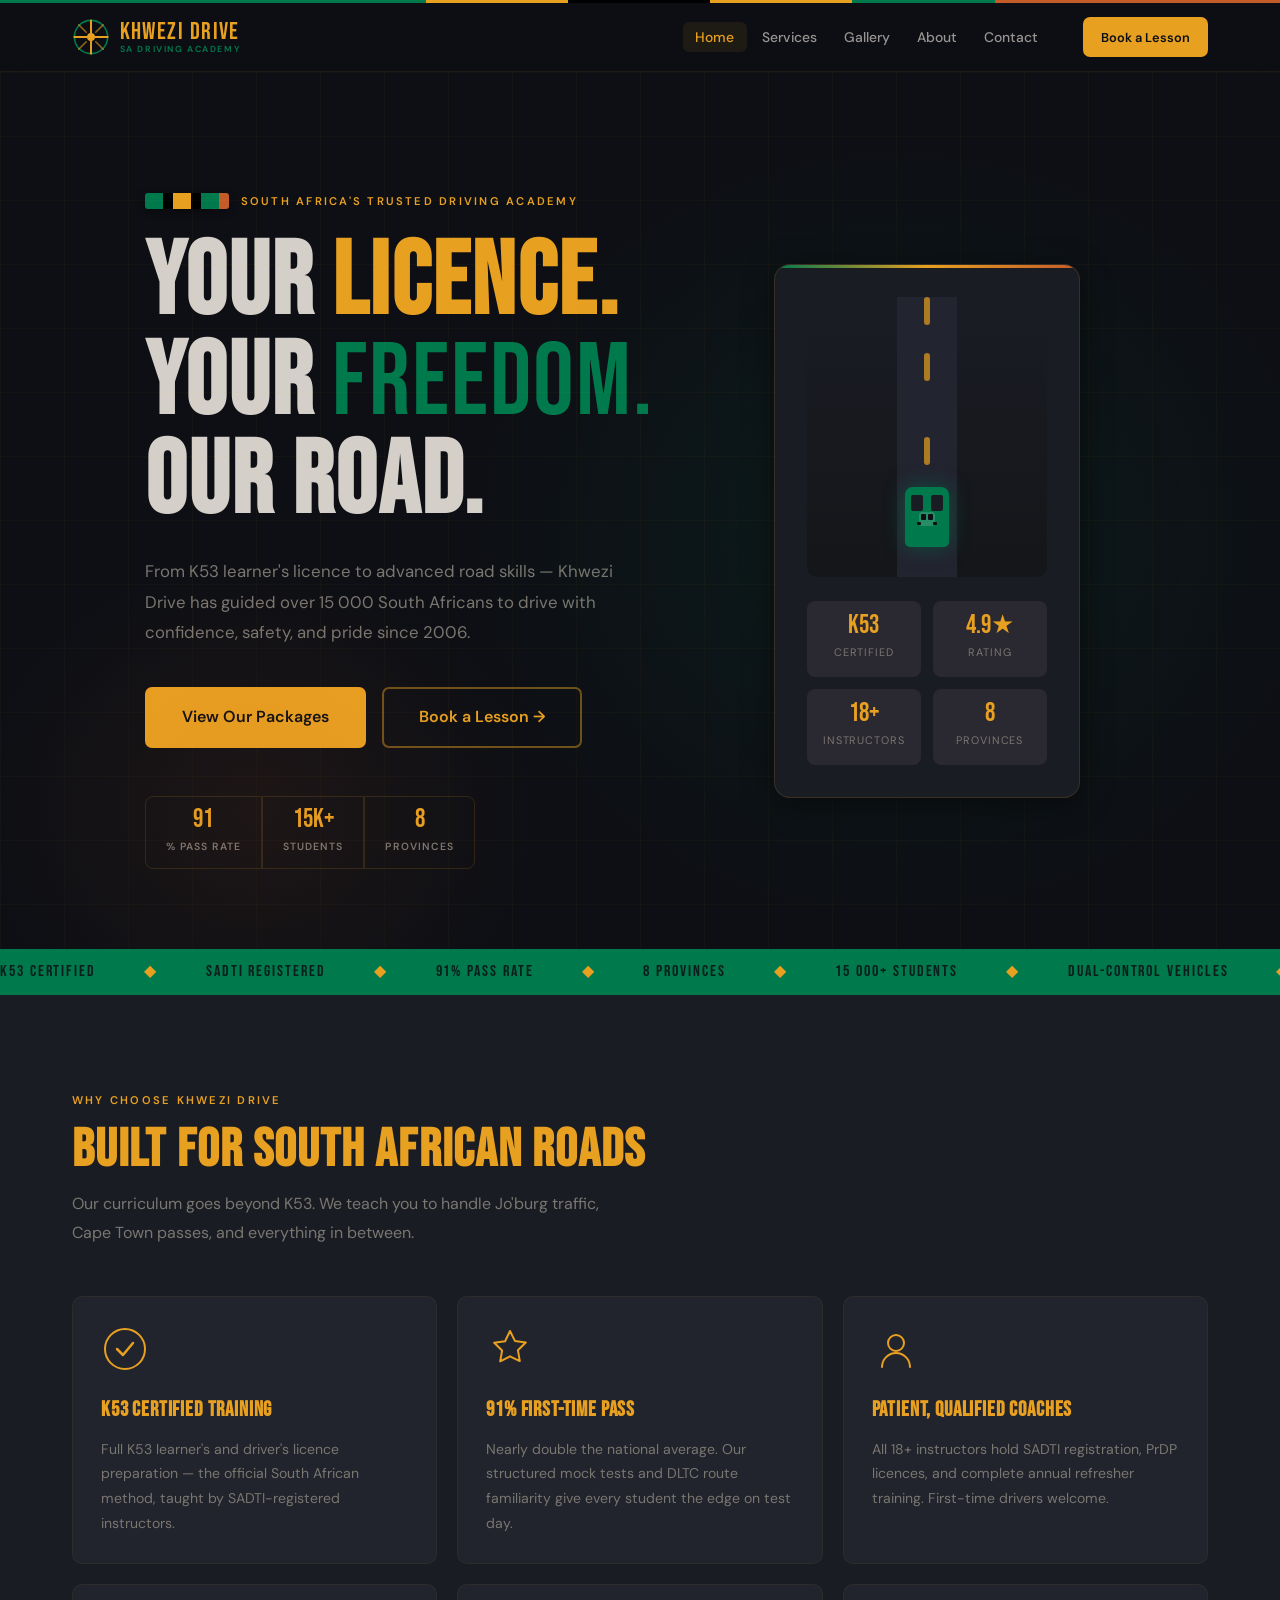
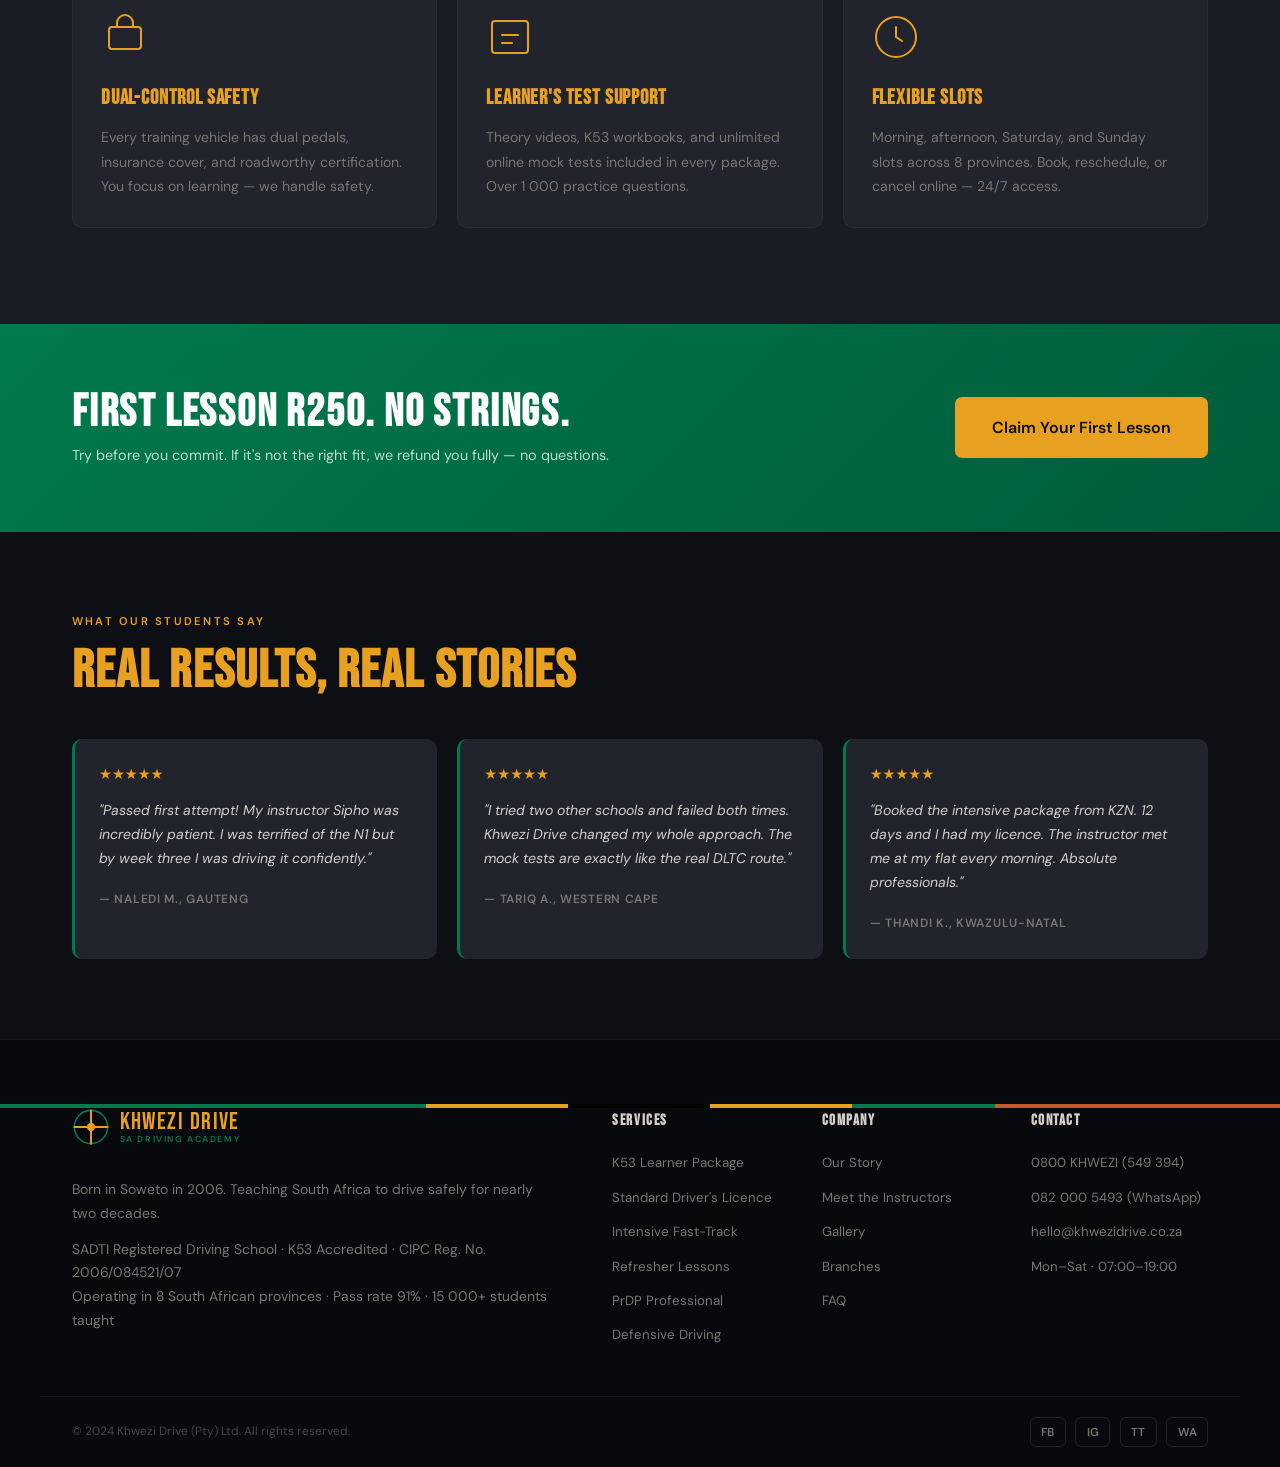
<file: index.html>
<!DOCTYPE html>
<html lang="en">
<head>
<meta charset="UTF-8"/>
<meta name="viewport" content="width=device-width,initial-scale=1.0"/>
<title>Khwezi Drive — SA Driving School</title>
<link rel="preconnect" href="https://fonts.googleapis.com"/>
<link rel="preconnect" href="https://fonts.gstatic.com" crossorigin/>
<link href="https://fonts.googleapis.com/css2?family=Bebas+Neue&family=DM+Sans:ital,wght@0,300;0,400;0,500;0,600;1,400&display=swap" rel="stylesheet"/>
<style>
/* ═══════════════════════════════════════════
   KHWEZI DRIVE — SA Driving School
   No white. Midnight-dark base. SA palette.
═══════════════════════════════════════════ */
*,*::before,*::after{box-sizing:border-box;margin:0;padding:0}
:root{
  --midnight:#0D0F14;
  --charcoal:#1A1C24;
  --card:#21232D;
  --sand:#2A2830;
  --green:#007A4D;
  --green-l:#00a368;
  --gold:#E8A020;
  --gold-d:#c4860f;
  --copper:#C45C2A;
  --text:#D4CFC8;
  --text-dim:#7A7670;
  --radius:10px;
  --shadow:0 6px 32px rgba(0,0,0,.45);
}
html{scroll-behavior:smooth}
body{font-family:'DM Sans',system-ui,sans-serif;background:var(--midnight);color:var(--text);line-height:1.65;overflow-x:hidden}

/* ── reveal animations ── */
.reveal{opacity:0;transform:translateY(30px);transition:opacity .6s ease,transform .6s ease}
.reveal.show{opacity:1;transform:none}
@media(prefers-reduced-motion:reduce){.reveal{opacity:1;transform:none}}

/* ── utility type ── */
.eyebrow{font-size:.7rem;font-weight:600;letter-spacing:.2em;text-transform:uppercase;color:var(--gold);margin-bottom:.75rem;display:block}
h1,h2,.display{font-family:'Bebas Neue',Impact,sans-serif;line-height:1.05;letter-spacing:.02em}
h2{font-size:clamp(2.2rem,5vw,3.4rem);color:var(--gold)}
.section-sub{font-size:1rem;color:var(--text-dim);max-width:560px;line-height:1.8}

/* ── buttons ── */
.btn{display:inline-flex;align-items:center;gap:.5rem;padding:.72rem 1.6rem;border-radius:7px;font-family:'DM Sans',sans-serif;font-size:.9rem;font-weight:600;text-decoration:none;border:2px solid transparent;cursor:pointer;transition:all .22s ease;white-space:nowrap}
.btn-gold{background:var(--gold);color:var(--midnight);border-color:var(--gold)}
.btn-gold:hover{background:var(--gold-d);border-color:var(--gold-d);transform:translateY(-2px);box-shadow:0 8px 28px rgba(232,160,32,.35)}
.btn-green{background:var(--green);color:#fff;border-color:var(--green)}
.btn-green:hover{background:var(--green-l);border-color:var(--green-l);transform:translateY(-2px)}
.btn-outline{background:transparent;color:var(--gold);border-color:rgba(232,160,32,.45)}
.btn-outline:hover{border-color:var(--gold);background:rgba(232,160,32,.08)}
.btn-lg{padding:.95rem 2.2rem;font-size:1rem}
.btn-sm{padding:.45rem 1rem;font-size:.8rem}
.btn-full{width:100%;justify-content:center}

/* ══════════ NAV ══════════ */
.nav{position:fixed;top:0;left:0;right:0;z-index:200;background:rgba(13,15,20,.85);backdrop-filter:blur(14px);border-bottom:1px solid rgba(232,160,32,.08);transition:border-color .3s}
.nav.active{border-bottom-color:rgba(232,160,32,.2)}
/* SA flag stripe */
.nav__stripe{height:3px;background:linear-gradient(90deg,#007A4D 0%,#007A4D 33.3%,#E8A020 33.3%,#E8A020 44.4%,#000 44.4%,#000 55.5%,#E8A020 55.5%,#E8A020 66.6%,#007A4D 66.6%,#007A4D 77.7%,#C45C2A 77.7%,#C45C2A 100%)}
.nav__inner{max-width:1200px;margin:0 auto;padding:.9rem 2rem;display:flex;align-items:center;gap:1.5rem}
.nav__logo{display:flex;align-items:center;gap:.6rem;text-decoration:none}
.nav__logo-mark{width:38px;height:38px;flex-shrink:0}
.nav__logo-text{font-family:'Bebas Neue',sans-serif;font-size:1.5rem;letter-spacing:.06em;color:var(--gold);line-height:1}
.nav__logo-sub{font-size:.55rem;letter-spacing:.18em;text-transform:uppercase;color:var(--green);font-family:'DM Sans',sans-serif;font-weight:600;line-height:1;margin-top:1px}
.nav__links{display:flex;list-style:none;gap:.1rem;margin-left:auto}
.nav__links a{text-decoration:none;color:rgba(212,207,200,.7);font-size:.87rem;font-weight:500;padding:.4rem .8rem;border-radius:6px;transition:color .2s,background .2s;cursor:pointer}
.nav__links a:hover,.nav__links a.active{color:var(--gold);background:rgba(232,160,32,.08)}
.nav__cta{margin-left:.5rem}
.nav__burger{display:none;flex-direction:column;gap:5px;background:none;border:none;cursor:pointer;padding:4px;margin-left:auto}
.nav__burger span{display:block;width:24px;height:2px;background:var(--text);border-radius:2px;transition:all .25s}
.nav__burger.open span:nth-child(1){transform:translateY(7px) rotate(45deg)}
.nav__burger.open span:nth-child(2){opacity:0}
.nav__burger.open span:nth-child(3){transform:translateY(-7px) rotate(-45deg)}

/* mobile menu */
.mob-menu{display:none;position:fixed;inset:0;background:var(--midnight);z-index:190;flex-direction:column;justify-content:center;align-items:center;gap:1.5rem;padding:2rem}
.mob-menu.open{display:flex}
.mob-menu a{font-family:'Bebas Neue',sans-serif;font-size:2.2rem;letter-spacing:.06em;color:var(--text);text-decoration:none;cursor:pointer;transition:color .2s}
.mob-menu a:hover{color:var(--gold)}

/* ══════════ PAGE SYSTEM ══════════ */
.page{display:none;padding-top:72px}
.page.active{display:block}

/* ═══════════════════════════════════
   PAGE 1 — HOME
═══════════════════════════════════ */
/* Hero */
.hero{min-height:100vh;display:flex;flex-direction:column;background:var(--midnight);position:relative;overflow:hidden}
.hero__bg{position:absolute;inset:0;background:
  radial-gradient(ellipse 55% 70% at 70% 50%,rgba(0,122,77,.12) 0%,transparent 60%),
  radial-gradient(ellipse 40% 50% at 20% 80%,rgba(196,92,42,.09) 0%,transparent 55%);
  pointer-events:none}
.hero__grid{position:absolute;inset:0;background-image:linear-gradient(rgba(232,160,32,.03) 1px,transparent 1px),linear-gradient(90deg,rgba(232,160,32,.03) 1px,transparent 1px);background-size:64px 64px;pointer-events:none}

.hero__inner{flex:1;max-width:1200px;margin:0 auto;padding:0 2rem;display:grid;grid-template-columns:1.1fr .9fr;align-items:center;gap:4rem;padding-top:120px;padding-bottom:80px}
.hero__kicker{display:flex;align-items:center;gap:.75rem;margin-bottom:1.5rem}
.hero__flag{display:flex;height:16px;border-radius:3px;overflow:hidden;box-shadow:0 2px 8px rgba(0,0,0,.4)}
.hero__flag span{display:block;width:18px}
.hero__headline{font-family:'Bebas Neue',sans-serif;font-size:clamp(3.5rem,8vw,6.5rem);line-height:.97;color:var(--text);margin-bottom:1.5rem}
.hero__headline em{color:var(--gold);font-style:normal}
.hero__headline strong{color:var(--green);font-weight:400}
.hero__sub{font-size:1.05rem;color:var(--text-dim);max-width:480px;line-height:1.8;margin-bottom:2.5rem}
.hero__actions{display:flex;gap:1rem;flex-wrap:wrap;margin-bottom:3rem}
.hero__trust{display:grid;grid-template-columns:repeat(3,auto);gap:0;width:fit-content}
.trust-pill{padding:.6rem 1.25rem;border:1px solid rgba(232,160,32,.15);text-align:center}
.trust-pill:first-child{border-radius:8px 0 0 8px}
.trust-pill:last-child{border-radius:0 8px 8px 0}
.trust-pill__num{font-family:'Bebas Neue',sans-serif;font-size:1.6rem;color:var(--gold);line-height:1;display:block}
.trust-pill__label{font-size:.65rem;color:var(--text-dim);text-transform:uppercase;letter-spacing:.1em;font-weight:600}

/* Hero visual */
.hero__visual{position:relative;display:flex;justify-content:center;align-items:center}
.hero__road-card{background:var(--charcoal);border:1px solid rgba(232,160,32,.15);border-radius:16px;padding:2rem;position:relative;overflow:hidden;box-shadow:var(--shadow)}
.hero__road-card::before{content:'';position:absolute;top:0;left:0;right:0;height:3px;background:linear-gradient(90deg,var(--green),var(--gold),var(--copper))}
.road-preview{width:240px;height:280px;background:linear-gradient(180deg,#1a1c24 0%,#141619 100%);border-radius:10px;position:relative;overflow:hidden;margin:0 auto 1.5rem}
.road-preview__lane{position:absolute;top:0;bottom:0;left:50%;transform:translateX(-50%);width:60px;background:#222430}
.road-preview__dash{position:absolute;left:50%;transform:translateX(-50%);width:6px;height:28px;background:var(--gold);border-radius:3px;opacity:.7;animation:dashScroll 1.2s linear infinite}
.road-preview__dash:nth-child(2){top:20%;animation-delay:-.4s}
.road-preview__dash:nth-child(3){top:50%;animation-delay:-.8s}
.road-preview__dash:nth-child(4){top:75%;animation-delay:-1.2s}
.road-preview__car{position:absolute;bottom:30px;left:50%;transform:translateX(-50%);width:44px;height:60px;background:var(--green);border-radius:8px 8px 5px 5px;display:flex;align-items:center;justify-content:center;box-shadow:0 0 20px rgba(0,122,77,.5)}
.road-preview__car::before,.road-preview__car::after{content:'';position:absolute;width:12px;height:16px;background:var(--charcoal);border-radius:2px}
.road-preview__car::before{top:8px;left:6px}
.road-preview__car::after{top:8px;right:6px}
@keyframes dashScroll{from{top:-10%}to{top:110%}}
.hero__card-stats{display:grid;grid-template-columns:1fr 1fr;gap:.75rem}
.hcs{background:var(--sand);border-radius:8px;padding:.75rem;text-align:center}
.hcs__val{font-family:'Bebas Neue',sans-serif;font-size:1.6rem;color:var(--gold);line-height:1;display:block}
.hcs__label{font-size:.68rem;color:var(--text-dim);text-transform:uppercase;letter-spacing:.08em}

/* Marquee */
.marquee-wrap{background:var(--green);padding:.6rem 0;overflow:hidden;position:relative}
.marquee-track{display:flex;gap:3rem;animation:marquee 22s linear infinite;white-space:nowrap;width:max-content}
.marquee-item{font-family:'Bebas Neue',sans-serif;font-size:1rem;letter-spacing:.12em;color:var(--midnight);opacity:.85}
.marquee-dot{color:var(--gold);opacity:1}
@keyframes marquee{from{transform:translateX(0)}to{transform:translateX(-50%)}}

/* Home sections */
.home-why{padding:6rem 0;background:var(--charcoal)}
.home-why__inner{max-width:1200px;margin:0 auto;padding:0 2rem}
.home-why__header{margin-bottom:3rem}
.why-grid{display:grid;grid-template-columns:repeat(3,1fr);gap:1.25rem}
.why-card{background:var(--card);border-radius:var(--radius);padding:1.75rem;border:1px solid rgba(232,160,32,.06);transition:border-color .25s,transform .25s}
.why-card:hover{border-color:rgba(232,160,32,.28);transform:translateY(-4px)}
.why-card__icon{width:48px;height:48px;margin-bottom:1.25rem;color:var(--gold)}
.why-card h3{font-family:'Bebas Neue',sans-serif;font-size:1.3rem;letter-spacing:.04em;color:var(--gold);margin-bottom:.6rem}
.why-card p{font-size:.88rem;color:var(--text-dim);line-height:1.75}

/* Promo strip */
.promo-strip{background:linear-gradient(135deg,var(--green) 0%,#005c3a 100%);padding:4rem 0}
.promo-strip__inner{max-width:1200px;margin:0 auto;padding:0 2rem;display:flex;align-items:center;justify-content:space-between;gap:2rem;flex-wrap:wrap}
.promo-strip h2{font-family:'Bebas Neue',sans-serif;font-size:clamp(1.8rem,4vw,2.8rem);color:#fff;letter-spacing:.04em;line-height:1.1}
.promo-strip p{font-size:.9rem;color:rgba(255,255,255,.75);margin-top:.4rem}

/* Testimonials on home */
.home-reviews{padding:5rem 0;background:var(--midnight)}
.home-reviews__inner{max-width:1200px;margin:0 auto;padding:0 2rem}
.home-reviews__header{margin-bottom:2.5rem}
.reviews-strip{display:grid;grid-template-columns:repeat(3,1fr);gap:1.25rem}
.review-card{background:var(--card);border-radius:var(--radius);padding:1.5rem;border-left:3px solid var(--green)}
.review-card__stars{color:var(--gold);font-size:.9rem;margin-bottom:.75rem}
.review-card blockquote{font-style:italic;font-size:.88rem;color:var(--text);line-height:1.7;margin-bottom:.9rem}
.review-card cite{font-size:.75rem;color:var(--text-dim);font-style:normal;font-weight:600;text-transform:uppercase;letter-spacing:.06em}

/* ═══════════════════════════════════
   PAGE 2 — SERVICES
═══════════════════════════════════ */
.page-hero{padding:6rem 2rem 4rem;text-align:center;max-width:800px;margin:0 auto}
.page-hero h1{font-family:'Bebas Neue',sans-serif;font-size:clamp(3rem,7vw,5.5rem);color:var(--gold);margin-bottom:1rem}
.page-hero p{color:var(--text-dim);font-size:1rem;line-height:1.8}

.services-page{background:var(--charcoal)}
.services-grid{max-width:1200px;margin:0 auto;padding:0 2rem 6rem;display:grid;grid-template-columns:repeat(3,1fr);gap:1.5rem}
.svc-card{background:var(--card);border-radius:var(--radius);overflow:hidden;border:1px solid rgba(255,255,255,.05);transition:border-color .25s,transform .25s,box-shadow .25s}
.svc-card:hover{border-color:rgba(232,160,32,.3);transform:translateY(-5px);box-shadow:0 16px 40px rgba(0,0,0,.4)}
.svc-card--featured{border-color:var(--gold);border-width:2px}
.svc-card__top{height:130px;display:flex;align-items:center;justify-content:center;position:relative;overflow:hidden}
.svc-card__top svg{width:72px;height:72px;opacity:.9}
.svc-card__badge{position:absolute;top:.75rem;right:.75rem;background:var(--gold);color:var(--midnight);font-size:.65rem;font-weight:700;letter-spacing:.08em;text-transform:uppercase;padding:.25rem .65rem;border-radius:20px}
.svc-card__body{padding:1.5rem}
.svc-card__body h3{font-family:'Bebas Neue',sans-serif;font-size:1.4rem;letter-spacing:.04em;color:var(--gold);margin-bottom:.6rem}
.svc-card__body p{font-size:.87rem;color:var(--text-dim);line-height:1.75;margin-bottom:1.25rem}
.svc-card__features{list-style:none;margin-bottom:1.5rem}
.svc-card__features li{font-size:.83rem;color:var(--text);padding:.38rem 0;border-bottom:1px solid rgba(255,255,255,.05);display:flex;align-items:center;gap:.5rem}
.svc-card__features li::before{content:'›';color:var(--green);font-size:1.1rem;font-weight:700;flex-shrink:0}
.svc-card__price{display:flex;align-items:flex-end;gap:.3rem;margin-bottom:1rem}
.svc-card__price .amount{font-family:'Bebas Neue',sans-serif;font-size:2.2rem;color:var(--gold);line-height:1}
.svc-card__price .period{font-size:.78rem;color:var(--text-dim);padding-bottom:.3rem}

/* Services extras */
.svc-extras{background:var(--midnight);padding:4rem 2rem}
.svc-extras__inner{max-width:1200px;margin:0 auto}
.svc-extras h2{font-family:'Bebas Neue',sans-serif;font-size:2rem;color:var(--gold);margin-bottom:2rem;letter-spacing:.04em}
.svc-extras-grid{display:grid;grid-template-columns:repeat(4,1fr);gap:1rem}
.extra-card{background:var(--card);border-radius:var(--radius);padding:1.25rem;border:1px solid rgba(0,122,77,.2);text-align:center}
.extra-card__icon{font-size:2rem;margin-bottom:.75rem}
.extra-card h4{font-family:'Bebas Neue',sans-serif;font-size:1.1rem;color:var(--green-l);letter-spacing:.04em;margin-bottom:.4rem}
.extra-card p{font-size:.8rem;color:var(--text-dim);line-height:1.6}

/* How to book strip */
.book-steps{background:var(--charcoal);padding:5rem 2rem}
.book-steps__inner{max-width:1000px;margin:0 auto}
.book-steps h2{font-family:'Bebas Neue',sans-serif;font-size:2.2rem;color:var(--gold);margin-bottom:2.5rem;letter-spacing:.04em}
.step-row{display:flex;align-items:flex-start;gap:2rem;margin-bottom:1.5rem}
.step-num{width:50px;height:50px;border-radius:50%;background:var(--green);color:#fff;font-family:'Bebas Neue',sans-serif;font-size:1.5rem;display:flex;align-items:center;justify-content:center;flex-shrink:0}
.step-content h4{font-family:'Bebas Neue',sans-serif;font-size:1.1rem;color:var(--text);letter-spacing:.04em;margin-bottom:.3rem}
.step-content p{font-size:.87rem;color:var(--text-dim);line-height:1.7}

/* ═══════════════════════════════════
   PAGE 3 — GALLERY
═══════════════════════════════════ */
.gallery-page{background:var(--charcoal)}
.gallery-filters{max-width:1200px;margin:0 auto;padding:0 2rem 2rem;display:flex;gap:.75rem;flex-wrap:wrap}
.filter-btn{background:var(--card);border:1px solid rgba(232,160,32,.15);border-radius:6px;color:var(--text);font-family:'DM Sans',sans-serif;font-size:.82rem;font-weight:600;padding:.45rem 1rem;cursor:pointer;transition:all .2s}
.filter-btn.active,.filter-btn:hover{background:var(--gold);color:var(--midnight);border-color:var(--gold)}
.gallery-grid{max-width:1200px;margin:0 auto;padding:0 2rem 6rem;display:grid;grid-template-columns:repeat(3,1fr);gap:1rem}
.gal-item{border-radius:var(--radius);overflow:hidden;aspect-ratio:4/3;position:relative;cursor:pointer;background:var(--card)}
.gal-item:nth-child(4n+1):first-child,.gal-item.wide{grid-column:span 2}
.gal-thumb{width:100%;height:100%;display:flex;align-items:center;justify-content:center;flex-direction:column;gap:1rem;transition:transform .35s}
.gal-item:hover .gal-thumb{transform:scale(1.04)}
.gal-item__overlay{position:absolute;inset:0;background:linear-gradient(180deg,transparent 30%,rgba(13,15,20,.85) 100%);opacity:0;transition:opacity .3s}
.gal-item:hover .gal-item__overlay{opacity:1}
.gal-item__label{position:absolute;bottom:0;left:0;right:0;padding:1rem;transform:translateY(8px);opacity:0;transition:all .3s}
.gal-item:hover .gal-item__label{transform:none;opacity:1}
.gal-item__label h4{font-family:'Bebas Neue',sans-serif;font-size:1rem;color:var(--gold);letter-spacing:.06em}
.gal-item__label p{font-size:.75rem;color:rgba(212,207,200,.7)}
.gal-icon{font-size:3rem;opacity:.25}
.gal-txt{font-size:.75rem;color:var(--text-dim);text-transform:uppercase;letter-spacing:.1em;font-weight:600}

/* Lightbox */
.lightbox{display:none;position:fixed;inset:0;background:rgba(0,0,0,.92);z-index:500;align-items:center;justify-content:center;padding:2rem}
.lightbox.open{display:flex}
.lightbox__content{max-width:700px;width:100%;background:var(--card);border-radius:14px;overflow:hidden;border:1px solid rgba(232,160,32,.2)}
.lightbox__img{height:360px;display:flex;align-items:center;justify-content:center;font-size:5rem}
.lightbox__info{padding:1.5rem}
.lightbox__info h3{font-family:'Bebas Neue',sans-serif;font-size:1.4rem;color:var(--gold);letter-spacing:.04em;margin-bottom:.4rem}
.lightbox__info p{font-size:.87rem;color:var(--text-dim);line-height:1.7}
.lightbox__close{position:absolute;top:1.5rem;right:1.5rem;background:var(--card);border:1px solid rgba(232,160,32,.25);color:var(--gold);border-radius:50%;width:40px;height:40px;font-size:1.2rem;cursor:pointer;display:flex;align-items:center;justify-content:center}

/* Gallery stats bar */
.gal-stats{background:var(--green);padding:2.5rem 2rem;display:grid;grid-template-columns:repeat(4,1fr);gap:2rem;text-align:center}
.gal-stat span:first-child{font-family:'Bebas Neue',sans-serif;font-size:2.4rem;color:var(--midnight);display:block;line-height:1}
.gal-stat span:last-child{font-size:.72rem;font-weight:700;letter-spacing:.12em;text-transform:uppercase;color:rgba(13,15,20,.65)}

/* ═══════════════════════════════════
   PAGE 4 — ABOUT
═══════════════════════════════════ */
.about-page{background:var(--midnight)}
.about-hero{max-width:1200px;margin:0 auto;padding:0 2rem 5rem;display:grid;grid-template-columns:1fr 1fr;gap:5rem;align-items:center}
.about-hero__text h1{font-family:'Bebas Neue',sans-serif;font-size:clamp(3rem,6vw,5rem);color:var(--gold);margin-bottom:1.25rem;letter-spacing:.04em;line-height:1}
.about-hero__text p{font-size:.97rem;color:var(--text-dim);line-height:1.85;margin-bottom:1rem}
.about-hero__text p strong{color:var(--text)}
.about-visual{background:var(--charcoal);border-radius:16px;padding:2.5rem;border:1px solid rgba(232,160,32,.12)}
.about-visual__flag{display:flex;border-radius:8px;overflow:hidden;height:10px;margin-bottom:2rem}
.about-visual__flag span{flex:1}
.timeline{display:flex;flex-direction:column;gap:1.25rem}
.tl-item{display:flex;gap:1.25rem;align-items:flex-start}
.tl-year{font-family:'Bebas Neue',sans-serif;font-size:1.2rem;color:var(--gold);min-width:52px;letter-spacing:.04em}
.tl-bar{width:3px;background:linear-gradient(to bottom,var(--green),var(--gold));border-radius:2px;align-self:stretch;flex-shrink:0;margin-top:3px}
.tl-content h4{font-size:.88rem;font-weight:600;color:var(--text);margin-bottom:.15rem}
.tl-content p{font-size:.8rem;color:var(--text-dim);line-height:1.6}

/* Values */
.about-values{background:var(--charcoal);padding:5rem 0}
.about-values__inner{max-width:1200px;margin:0 auto;padding:0 2rem}
.about-values h2{font-family:'Bebas Neue',sans-serif;font-size:2.5rem;color:var(--gold);letter-spacing:.04em;margin-bottom:2.5rem}
.values-grid{display:grid;grid-template-columns:repeat(4,1fr);gap:1.25rem}
.val-card{background:var(--card);border-radius:var(--radius);padding:1.5rem;border-top:3px solid var(--green)}
.val-card h3{font-family:'Bebas Neue',sans-serif;font-size:1.2rem;color:var(--green-l);letter-spacing:.04em;margin-bottom:.5rem}
.val-card p{font-size:.83rem;color:var(--text-dim);line-height:1.7}

/* Instructors */
.about-team{background:var(--midnight);padding:5rem 0}
.about-team__inner{max-width:1200px;margin:0 auto;padding:0 2rem}
.about-team h2{font-family:'Bebas Neue',sans-serif;font-size:2.5rem;color:var(--gold);letter-spacing:.04em;margin-bottom:2.5rem}
.team-grid{display:grid;grid-template-columns:repeat(4,1fr);gap:1.25rem}
.team-card{background:var(--charcoal);border-radius:var(--radius);overflow:hidden;border:1px solid rgba(255,255,255,.05);transition:border-color .25s,transform .25s}
.team-card:hover{border-color:rgba(232,160,32,.3);transform:translateY(-4px)}
.team-card__avi{height:120px;display:flex;align-items:center;justify-content:center}
.team-card__avi span{font-family:'Bebas Neue',sans-serif;font-size:2.6rem;color:rgba(255,255,255,.85)}
.team-card__body{padding:1rem}
.team-card__body h4{font-family:'Bebas Neue',sans-serif;font-size:1.1rem;color:var(--text);letter-spacing:.04em;margin-bottom:.2rem}
.team-card__grade{font-size:.68rem;color:var(--gold);font-weight:600;text-transform:uppercase;letter-spacing:.08em;margin-bottom:.5rem;display:block}
.team-card__body p{font-size:.78rem;color:var(--text-dim);line-height:1.6}

/* SA Map mention */
.about-coverage{background:var(--green);padding:4rem 2rem}
.about-coverage__inner{max-width:900px;margin:0 auto;text-align:center}
.about-coverage h2{font-family:'Bebas Neue',sans-serif;font-size:2.5rem;color:var(--midnight);letter-spacing:.04em;margin-bottom:1rem}
.about-coverage p{color:rgba(13,15,20,.75);margin-bottom:2rem}
.coverage-cities{display:flex;gap:1rem;justify-content:center;flex-wrap:wrap}
.city-pill{background:rgba(13,15,20,.15);color:var(--midnight);padding:.45rem 1.1rem;border-radius:30px;font-size:.82rem;font-weight:600}

/* Accreditations */
.about-accred{background:var(--charcoal);padding:4rem 2rem}
.about-accred__inner{max-width:1000px;margin:0 auto;text-align:center}
.about-accred h3{font-family:'Bebas Neue',sans-serif;font-size:1.6rem;color:var(--gold);letter-spacing:.06em;margin-bottom:2rem}
.accred-list{display:flex;gap:2rem;justify-content:center;flex-wrap:wrap}
.accred-badge{background:var(--card);border-radius:10px;padding:1rem 1.75rem;font-size:.82rem;font-weight:600;color:var(--text-dim);border:1px solid rgba(0,122,77,.25)}

/* ═══════════════════════════════════
   PAGE 5 — CONTACT
═══════════════════════════════════ */
.contact-page{background:var(--midnight)}
.contact-inner{max-width:1200px;margin:0 auto;padding:0 2rem 6rem;display:grid;grid-template-columns:1fr 1fr;gap:5rem;align-items:start}
.contact-info h2{font-family:'Bebas Neue',sans-serif;font-size:clamp(2.5rem,5vw,4rem);color:var(--gold);letter-spacing:.04em;margin-bottom:1.25rem;line-height:1}
.contact-info p{font-size:.95rem;color:var(--text-dim);line-height:1.8;margin-bottom:2rem}
.contact-details{list-style:none;display:flex;flex-direction:column;gap:1.1rem;margin-bottom:2.5rem}
.contact-details li{display:flex;align-items:center;gap:.9rem;font-size:.92rem;color:var(--text);font-weight:500}
.contact-details li svg{color:var(--green);flex-shrink:0}
.contact-socials{display:flex;gap:.75rem;flex-wrap:wrap}
.social-btn{background:var(--card);border:1px solid rgba(232,160,32,.15);border-radius:8px;padding:.6rem 1.25rem;color:var(--text-dim);font-size:.82rem;font-weight:600;text-decoration:none;transition:all .2s}
.social-btn:hover{border-color:var(--gold);color:var(--gold)}

/* Map placeholder */
.contact-map{background:var(--charcoal);border-radius:var(--radius);height:200px;margin-bottom:2rem;display:flex;align-items:center;justify-content:center;border:1px solid rgba(0,122,77,.2);position:relative;overflow:hidden}
.contact-map::before{content:'';position:absolute;inset:0;background:radial-gradient(circle at 50% 50%,rgba(0,122,77,.15) 0%,transparent 65%)}
.contact-map span{font-size:3rem;position:relative}
.contact-map p{position:absolute;bottom:1rem;font-size:.72rem;color:var(--text-dim);letter-spacing:.08em;text-transform:uppercase}

/* Branches */
.branches{margin-bottom:2.5rem}
.branches h3{font-family:'Bebas Neue',sans-serif;font-size:1.4rem;color:var(--gold);letter-spacing:.04em;margin-bottom:1rem}
.branch-list{display:flex;flex-direction:column;gap:.6rem}
.branch-item{background:var(--card);border-radius:8px;padding:.9rem 1rem;display:flex;align-items:center;gap:.75rem;border:1px solid rgba(255,255,255,.05)}
.branch-item__dot{width:10px;height:10px;border-radius:50%;background:var(--green);flex-shrink:0}
.branch-item__name{font-weight:600;font-size:.88rem;color:var(--text)}
.branch-item__addr{font-size:.78rem;color:var(--text-dim)}

/* Form */
.contact-form{background:var(--charcoal);border-radius:14px;padding:2.25rem;border:1px solid rgba(232,160,32,.1)}
.contact-form h3{font-family:'Bebas Neue',sans-serif;font-size:1.8rem;color:var(--gold);letter-spacing:.04em;margin-bottom:.4rem}
.contact-form .sub{font-size:.83rem;color:var(--text-dim);margin-bottom:1.75rem}
.form-row{display:grid;grid-template-columns:1fr 1fr;gap:1rem}
.fg{display:flex;flex-direction:column;gap:.4rem;margin-bottom:1rem}
.fg label{font-size:.75rem;font-weight:600;color:var(--text-dim);letter-spacing:.06em;text-transform:uppercase}
.fg input,.fg select,.fg textarea{background:var(--sand);border:1px solid rgba(255,255,255,.08);border-radius:7px;padding:.72rem 1rem;color:var(--text);font-family:'DM Sans',sans-serif;font-size:.9rem;outline:none;transition:border-color .2s;width:100%}
.fg input::placeholder,.fg textarea::placeholder{color:rgba(212,207,200,.28)}
.fg input:focus,.fg select:focus,.fg textarea:focus{border-color:var(--gold)}
.fg select option{background:var(--charcoal)}
.form-note{font-size:.72rem;color:var(--text-dim);margin-top:.5rem;text-align:center}
.form-success{display:none;align-items:center;gap:.75rem;background:rgba(0,122,77,.15);border:1px solid rgba(0,122,77,.4);border-radius:8px;padding:1rem 1.25rem;color:var(--green-l);font-weight:600;font-size:.9rem;margin-top:1rem}
.form-success.show{display:flex}

/* FAQ */
.contact-faq{background:var(--charcoal);padding:5rem 2rem}
.contact-faq__inner{max-width:800px;margin:0 auto}
.contact-faq h2{font-family:'Bebas Neue',sans-serif;font-size:2.2rem;color:var(--gold);letter-spacing:.04em;margin-bottom:2rem}
.faq-item{border:1px solid rgba(232,160,32,.1);border-radius:var(--radius);margin-bottom:.75rem;overflow:hidden;transition:border-color .2s}
.faq-item[open]{border-color:var(--gold)}
.faq-item summary{padding:1.1rem 1.4rem;font-weight:600;font-size:.93rem;color:var(--text);cursor:pointer;list-style:none;display:flex;justify-content:space-between;align-items:center;gap:1rem;user-select:none}
.faq-item summary::-webkit-details-marker{display:none}
.faq-item summary::after{content:'+';font-size:1.2rem;color:var(--gold);flex-shrink:0;transition:transform .25s}
.faq-item[open] summary::after{transform:rotate(45deg)}
.faq-item p{padding:0 1.4rem 1.1rem;font-size:.87rem;color:var(--text-dim);line-height:1.75}

/* ══════════ FOOTER ══════════ */
.footer{background:#07090C;border-top:1px solid rgba(232,160,32,.08);padding-top:4rem}
.footer__inner{max-width:1200px;margin:0 auto;padding:0 2rem 3rem;display:grid;grid-template-columns:1.6fr 2fr;gap:4rem}
.footer__brand .nav__logo{margin-bottom:1rem}
.footer__brand p{font-size:.87rem;color:var(--text-dim);line-height:1.7;margin-bottom:.75rem}
.footer__legal{font-size:.68rem;color:rgba(212,207,200,.25);line-height:1.6}
.footer__cols{display:grid;grid-template-columns:repeat(3,1fr);gap:2rem}
.footer__col h4{font-family:'Bebas Neue',sans-serif;font-size:.95rem;letter-spacing:.1em;color:var(--text);margin-bottom:1rem}
.footer__col ul{list-style:none;display:flex;flex-direction:column;gap:.5rem}
.footer__col a{text-decoration:none;font-size:.83rem;color:var(--text-dim);transition:color .2s;cursor:pointer}
.footer__col a:hover{color:var(--gold)}
.footer__stripe{height:4px;background:linear-gradient(90deg,#007A4D 0%,#007A4D 33.3%,#E8A020 33.3%,#E8A020 44.4%,#000 44.4%,#000 55.5%,#E8A020 55.5%,#E8A020 66.6%,#007A4D 66.6%,#007A4D 77.7%,#C45C2A 77.7%,#C45C2A 100%)}
.footer__bottom{max-width:1200px;margin:0 auto;padding:1.25rem 2rem;display:flex;justify-content:space-between;align-items:center;border-top:1px solid rgba(255,255,255,.05)}
.footer__bottom p{font-size:.75rem;color:rgba(212,207,200,.3)}
.footer__social{display:flex;gap:.6rem}
.footer__social a{text-decoration:none;font-size:.72rem;font-weight:600;color:var(--text-dim);border:1px solid rgba(255,255,255,.1);padding:.3rem .65rem;border-radius:6px;transition:all .2s;cursor:pointer}
.footer__social a:hover{color:var(--gold);border-color:var(--gold)}

/* ══════════ RESPONSIVE ══════════ */
@media(max-width:1024px){
  .why-grid{grid-template-columns:repeat(2,1fr)}
  .services-grid{grid-template-columns:1fr 1fr}
  .gallery-grid{grid-template-columns:repeat(2,1fr)}
  .gal-item.wide{grid-column:span 2}
  .values-grid{grid-template-columns:repeat(2,1fr)}
  .team-grid{grid-template-columns:repeat(2,1fr)}
  .svc-extras-grid{grid-template-columns:repeat(2,1fr)}
  .gal-stats{grid-template-columns:repeat(2,1fr)}
  .about-hero{grid-template-columns:1fr;gap:3rem}
  .footer__inner{grid-template-columns:1fr;gap:2rem}
}
@media(max-width:768px){
  .nav__links,.nav__cta{display:none}
  .nav__burger{display:flex}
  .hero__inner{grid-template-columns:1fr;padding-top:100px;gap:3rem;text-align:center}
  .hero__actions{justify-content:center}
  .hero__trust{margin:0 auto}
  .hero__visual{display:none}
  .why-grid{grid-template-columns:1fr}
  .reviews-strip{grid-template-columns:1fr}
  .services-grid{grid-template-columns:1fr}
  .gallery-grid{grid-template-columns:1fr}
  .gal-item.wide{grid-column:span 1}
  .values-grid{grid-template-columns:1fr 1fr}
  .team-grid{grid-template-columns:1fr 1fr}
  .svc-extras-grid{grid-template-columns:1fr 1fr}
  .gal-stats{grid-template-columns:1fr 1fr}
  .contact-inner{grid-template-columns:1fr;gap:3rem}
  .form-row{grid-template-columns:1fr}
  .footer__cols{grid-template-columns:1fr 1fr}
  .footer__bottom{flex-direction:column;gap:.75rem;text-align:center}
  .promo-strip__inner{flex-direction:column;text-align:center}
  .coverage-cities{gap:.5rem}
}
@media(max-width:480px){
  .values-grid{grid-template-columns:1fr}
  .team-grid{grid-template-columns:1fr}
  .gal-stats{grid-template-columns:1fr 1fr}
  .footer__cols{grid-template-columns:1fr}
}
</style>
</head>
<body>

<!-- ══════════ NAV ══════════ -->
<nav class="nav" id="nav">
  <div class="nav__stripe"></div>
  <div class="nav__inner">
    <a class="nav__logo" onclick="navigate('home')" style="cursor:pointer">
      <svg class="nav__logo-mark" viewBox="0 0 48 48" fill="none">
        <circle cx="24" cy="24" r="21" stroke="#007A4D" stroke-width="2"/>
        <circle cx="24" cy="24" r="5" fill="#E8A020"/>
        <line x1="24" y1="3" x2="24" y2="19" stroke="#E8A020" stroke-width="2.5" stroke-linecap="round"/>
        <line x1="24" y1="29" x2="24" y2="45" stroke="#E8A020" stroke-width="2.5" stroke-linecap="round"/>
        <line x1="3" y1="24" x2="19" y2="24" stroke="#E8A020" stroke-width="2.5" stroke-linecap="round"/>
        <line x1="29" y1="24" x2="45" y2="24" stroke="#E8A020" stroke-width="2.5" stroke-linecap="round"/>
        <line x1="8.5" y1="8.5" x2="18" y2="18" stroke="#E8A020" stroke-width="2" stroke-linecap="round" opacity=".6"/>
        <line x1="30" y1="30" x2="39.5" y2="39.5" stroke="#E8A020" stroke-width="2" stroke-linecap="round" opacity=".6"/>
        <line x1="39.5" y1="8.5" x2="30" y2="18" stroke="#E8A020" stroke-width="2" stroke-linecap="round" opacity=".6"/>
        <line x1="18" y1="30" x2="8.5" y2="39.5" stroke="#E8A020" stroke-width="2" stroke-linecap="round" opacity=".6"/>
      </svg>
      <div>
        <div class="nav__logo-text">Khwezi Drive</div>
        <div class="nav__logo-sub">SA Driving Academy</div>
      </div>
    </a>
    <ul class="nav__links">
      <li><a onclick="navigate('home')" data-page="home" class="active">Home</a></li>
      <li><a onclick="navigate('services')" data-page="services">Services</a></li>
      <li><a onclick="navigate('gallery')" data-page="gallery">Gallery</a></li>
      <li><a onclick="navigate('about')" data-page="about">About</a></li>
      <li><a onclick="navigate('contact')" data-page="contact">Contact</a></li>
    </ul>
    <a onclick="navigate('contact')" class="btn btn-gold btn-sm nav__cta" style="cursor:pointer">Book a Lesson</a>
    <button class="nav__burger" id="burger" aria-label="Open menu">
      <span></span><span></span><span></span>
    </button>
  </div>
</nav>

<!-- mobile menu -->
<div class="mob-menu" id="mobMenu">
  <a onclick="navigate('home');closeMob()">Home</a>
  <a onclick="navigate('services');closeMob()">Services</a>
  <a onclick="navigate('gallery');closeMob()">Gallery</a>
  <a onclick="navigate('about');closeMob()">About</a>
  <a onclick="navigate('contact');closeMob()">Contact</a>
  <a onclick="navigate('contact');closeMob()" class="btn btn-gold btn-lg" style="margin-top:1rem">Book a Lesson</a>
</div>

<!-- ══════════════════════════════════════
     PAGE: HOME
══════════════════════════════════════ -->
<div class="page active" id="page-home">

  <!-- Hero -->
  <header class="hero">
    <div class="hero__bg"></div>
    <div class="hero__grid"></div>
    <div class="hero__inner">
      <div class="hero__text">
        <div class="hero__kicker">
          <div class="hero__flag">
            <span style="background:#007A4D"></span>
            <span style="background:#000;width:10px"></span>
            <span style="background:#E8A020"></span>
            <span style="background:#000;width:10px"></span>
            <span style="background:#007A4D"></span>
            <span style="background:#C45C2A;width:10px"></span>
          </div>
          <span class="eyebrow" style="margin:0">South Africa's trusted driving academy</span>
        </div>
        <h1 class="hero__headline">
          Your <em>Licence.</em><br/>
          Your <strong>Freedom.</strong><br/>
          Our Road.
        </h1>
        <p class="hero__sub">From K53 learner's licence to advanced road skills — Khwezi Drive has guided over 15 000 South Africans to drive with confidence, safety, and pride since 2006.</p>
        <div class="hero__actions">
          <a onclick="navigate('services')" class="btn btn-gold btn-lg" style="cursor:pointer">View Our Packages</a>
          <a onclick="navigate('contact')" class="btn btn-outline btn-lg" style="cursor:pointer">Book a Lesson →</a>
        </div>
        <div class="hero__trust">
          <div class="trust-pill">
            <span class="trust-pill__num" id="cnt1">91</span>
            <span class="trust-pill__label">% Pass Rate</span>
          </div>
          <div class="trust-pill">
            <span class="trust-pill__num">15K+</span>
            <span class="trust-pill__label">Students</span>
          </div>
          <div class="trust-pill">
            <span class="trust-pill__num">8</span>
            <span class="trust-pill__label">Provinces</span>
          </div>
        </div>
      </div>
      <div class="hero__visual">
        <div class="hero__road-card">
          <div class="road-preview">
            <div class="road-preview__lane"></div>
            <div class="road-preview__dash"></div>
            <div class="road-preview__dash"></div>
            <div class="road-preview__dash"></div>
            <div class="road-preview__dash"></div>
            <div class="road-preview__car">
              <svg width="24" height="30" viewBox="0 0 24 30" fill="none"><rect x="4" y="10" width="16" height="14" rx="3" fill="rgba(255,255,255,.15)"/><rect x="6" y="12" width="5" height="6" rx="1" fill="#0D0F14"/><rect x="13" y="12" width="5" height="6" rx="1" fill="#0D0F14"/><rect x="2" y="20" width="4" height="3" rx="1" fill="#0D0F14"/><rect x="18" y="20" width="4" height="3" rx="1" fill="#0D0F14"/></svg>
            </div>
          </div>
          <div class="hero__card-stats">
            <div class="hcs"><span class="hcs__val">K53</span><span class="hcs__label">Certified</span></div>
            <div class="hcs"><span class="hcs__val">4.9★</span><span class="hcs__label">Rating</span></div>
            <div class="hcs"><span class="hcs__val">18+</span><span class="hcs__label">Instructors</span></div>
            <div class="hcs"><span class="hcs__val">8</span><span class="hcs__label">Provinces</span></div>
          </div>
        </div>
      </div>
    </div>
    <div class="marquee-wrap">
      <div class="marquee-track" id="marqueeTrack"></div>
    </div>
  </header>

  <!-- Why Khwezi -->
  <section class="home-why">
    <div class="home-why__inner">
      <div class="home-why__header">
        <span class="eyebrow">Why choose Khwezi Drive</span>
        <h2>Built for South African roads</h2>
        <p class="section-sub" style="margin-top:.75rem">Our curriculum goes beyond K53. We teach you to handle Jo'burg traffic, Cape Town passes, and everything in between.</p>
      </div>
      <div class="why-grid">
        <div class="why-card reveal">
          <div class="why-card__icon">
            <svg viewBox="0 0 48 48" fill="none"><circle cx="24" cy="24" r="20" stroke="currentColor" stroke-width="2"/><path d="M16 24l6 6 10-12" stroke="currentColor" stroke-width="2.5" stroke-linecap="round" stroke-linejoin="round"/></svg>
          </div>
          <h3>K53 Certified Training</h3>
          <p>Full K53 learner's and driver's licence preparation — the official South African method, taught by SADTI-registered instructors.</p>
        </div>
        <div class="why-card reveal">
          <div class="why-card__icon">
            <svg viewBox="0 0 48 48" fill="none"><path d="M24 6l4.9 9.9 10.9 1.6-7.9 7.7 1.9 10.9L24 31.3l-9.8 5.1 1.9-10.9-7.9-7.7 10.9-1.6L24 6z" stroke="currentColor" stroke-width="2" stroke-linejoin="round"/></svg>
          </div>
          <h3>91% First-Time Pass</h3>
          <p>Nearly double the national average. Our structured mock tests and DLTC route familiarity give every student the edge on test day.</p>
        </div>
        <div class="why-card reveal">
          <div class="why-card__icon">
            <svg viewBox="0 0 48 48" fill="none"><circle cx="24" cy="18" r="8" stroke="currentColor" stroke-width="2"/><path d="M10 42c0-7.7 6.3-14 14-14s14 6.3 14 14" stroke="currentColor" stroke-width="2" stroke-linecap="round"/></svg>
          </div>
          <h3>Patient, Qualified Coaches</h3>
          <p>All 18+ instructors hold SADTI registration, PrDP licences, and complete annual refresher training. First-time drivers welcome.</p>
        </div>
        <div class="why-card reveal">
          <div class="why-card__icon">
            <svg viewBox="0 0 48 48" fill="none"><rect x="8" y="14" width="32" height="22" rx="3" stroke="currentColor" stroke-width="2"/><path d="M16 14v-4a8 8 0 0 1 16 0v4" stroke="currentColor" stroke-width="2" stroke-linecap="round"/></svg>
          </div>
          <h3>Dual-Control Safety</h3>
          <p>Every training vehicle has dual pedals, insurance cover, and roadworthy certification. You focus on learning — we handle safety.</p>
        </div>
        <div class="why-card reveal">
          <div class="why-card__icon">
            <svg viewBox="0 0 48 48" fill="none"><rect x="6" y="8" width="36" height="32" rx="3" stroke="currentColor" stroke-width="2"/><path d="M16 22h16M16 30h10" stroke="currentColor" stroke-width="2" stroke-linecap="round"/></svg>
          </div>
          <h3>Learner's Test Support</h3>
          <p>Theory videos, K53 workbooks, and unlimited online mock tests included in every package. Over 1 000 practice questions.</p>
        </div>
        <div class="why-card reveal">
          <div class="why-card__icon">
            <svg viewBox="0 0 48 48" fill="none"><circle cx="24" cy="24" r="20" stroke="currentColor" stroke-width="2"/><path d="M24 14v10l6 4" stroke="currentColor" stroke-width="2" stroke-linecap="round"/></svg>
          </div>
          <h3>Flexible Slots</h3>
          <p>Morning, afternoon, Saturday, and Sunday slots across 8 provinces. Book, reschedule, or cancel online — 24/7 access.</p>
        </div>
      </div>
    </div>
  </section>

  <!-- Promo CTA -->
  <div class="promo-strip">
    <div class="promo-strip__inner">
      <div>
        <h2>First lesson R250. No strings.</h2>
        <p>Try before you commit. If it's not the right fit, we refund you fully — no questions.</p>
      </div>
      <a onclick="navigate('contact')" class="btn btn-gold btn-lg" style="cursor:pointer">Claim Your First Lesson</a>
    </div>
  </div>

  <!-- Reviews -->
  <section class="home-reviews">
    <div class="home-reviews__inner">
      <div class="home-reviews__header">
        <span class="eyebrow">What our students say</span>
        <h2>Real results, real stories</h2>
      </div>
      <div class="reviews-strip">
        <div class="review-card reveal">
          <div class="review-card__stars">★★★★★</div>
          <blockquote>"Passed first attempt! My instructor Sipho was incredibly patient. I was terrified of the N1 but by week three I was driving it confidently."</blockquote>
          <cite>— Naledi M., Gauteng</cite>
        </div>
        <div class="review-card reveal">
          <div class="review-card__stars">★★★★★</div>
          <blockquote>"I tried two other schools and failed both times. Khwezi Drive changed my whole approach. The mock tests are exactly like the real DLTC route."</blockquote>
          <cite>— Tariq A., Western Cape</cite>
        </div>
        <div class="review-card reveal">
          <div class="review-card__stars">★★★★★</div>
          <blockquote>"Booked the intensive package from KZN. 12 days and I had my licence. The instructor met me at my flat every morning. Absolute professionals."</blockquote>
          <cite>— Thandi K., KwaZulu-Natal</cite>
        </div>
      </div>
    </div>
  </section>

</div><!-- /page-home -->


<!-- ══════════════════════════════════════
     PAGE: SERVICES
══════════════════════════════════════ -->
<div class="page" id="page-services">
  <section class="services-page">
    <div class="page-hero">
      <span class="eyebrow">What we offer</span>
      <h1>Our Driving Packages</h1>
      <p>From your very first lesson to advanced defensive driving — we have a programme designed for every South African driver at every stage.</p>
    </div>
    <div class="services-grid">

      <!-- Card 1 -->
      <div class="svc-card reveal">
        <div class="svc-card__top" style="background:linear-gradient(135deg,#0d2a1d,#1a1c24)">
          <svg viewBox="0 0 80 80" fill="none"><circle cx="40" cy="40" r="32" stroke="#007A4D" stroke-width="2.5"/><circle cx="40" cy="40" r="8" fill="#007A4D"/><line x1="40" y1="8" x2="40" y2="32" stroke="#007A4D" stroke-width="3" stroke-linecap="round"/><line x1="40" y1="48" x2="40" y2="72" stroke="#007A4D" stroke-width="3" stroke-linecap="round"/><line x1="8" y1="40" x2="32" y2="40" stroke="#007A4D" stroke-width="3" stroke-linecap="round"/><line x1="48" y1="40" x2="72" y2="40" stroke="#007A4D" stroke-width="3" stroke-linecap="round"/></svg>
        </div>
        <div class="svc-card__body">
          <h3>K53 Learner Package</h3>
          <p>Everything you need to pass your learner's licence test — theory videos, K53 workbooks, and unlimited online mock tests.</p>
          <ul class="svc-card__features">
            <li>K53 theory workbook (print + digital)</li>
            <li>1 000+ online practice questions</li>
            <li>Hazard perception video series</li>
            <li>Unlimited mock test attempts</li>
            <li>WhatsApp tutor support</li>
          </ul>
          <div class="svc-card__price"><span class="amount">R350</span><span class="period">/once-off</span></div>
          <a onclick="navigate('contact')" class="btn btn-green btn-full" style="cursor:pointer">Enrol Now</a>
        </div>
      </div>

      <!-- Card 2 — featured -->
      <div class="svc-card svc-card--featured reveal">
        <div class="svc-card__badge">Most Popular</div>
        <div class="svc-card__top" style="background:linear-gradient(135deg,#2a1d00,#1a1c24)">
          <svg viewBox="0 0 80 80" fill="none"><rect x="12" y="28" width="56" height="30" rx="6" stroke="#E8A020" stroke-width="2.5"/><path d="M20 28v-6a20 20 0 0 1 40 0v6" stroke="#E8A020" stroke-width="2.5" stroke-linecap="round"/><circle cx="40" cy="44" r="6" fill="#E8A020"/><path d="M40 50v8" stroke="#E8A020" stroke-width="2.5" stroke-linecap="round"/></svg>
        </div>
        <div class="svc-card__body">
          <h3>Standard Driver's Licence</h3>
          <p>Our flagship programme. Structured 10-lesson journey from first drive to DLTC test day — fully K53 compliant.</p>
          <ul class="svc-card__features">
            <li>10 × 1-hour driving lessons</li>
            <li>DLTC route practice sessions</li>
            <li>Pre-test mock examination</li>
            <li>Test-day accompanied lesson</li>
            <li>Learner's package included</li>
            <li>Student portal with progress logs</li>
          </ul>
          <div class="svc-card__price"><span class="amount">R2 850</span><span class="period">/package</span></div>
          <a onclick="navigate('contact')" class="btn btn-gold btn-full" style="cursor:pointer">Enrol Now</a>
        </div>
      </div>

      <!-- Card 3 -->
      <div class="svc-card reveal">
        <div class="svc-card__top" style="background:linear-gradient(135deg,#2a0f00,#1a1c24)">
          <svg viewBox="0 0 80 80" fill="none"><path d="M16 64L40 16l24 48" stroke="#C45C2A" stroke-width="2.5" stroke-linecap="round" stroke-linejoin="round"/><path d="M24 48h32" stroke="#C45C2A" stroke-width="2.5" stroke-linecap="round"/></svg>
        </div>
        <div class="svc-card__body">
          <h3>Intensive Fast-Track</h3>
          <p>Pass in as little as 10 days. Full-day lessons, daily debriefs, and route immersion — ideal for adults who need a licence urgently.</p>
          <ul class="svc-card__features">
            <li>25 hours of intensive tuition</li>
            <li>Daily 2–3 hour lesson blocks</li>
            <li>Theory crash course included</li>
            <li>Priority DLTC slot booking</li>
            <li>Pass guarantee (2 free re-prep lessons)</li>
            <li>Morning pickup from your address</li>
          </ul>
          <div class="svc-card__price"><span class="amount">R6 500</span><span class="period">/package</span></div>
          <a onclick="navigate('contact')" class="btn btn-green btn-full" style="cursor:pointer">Enrol Now</a>
        </div>
      </div>

      <!-- Card 4 -->
      <div class="svc-card reveal">
        <div class="svc-card__top" style="background:linear-gradient(135deg,#1d2a00,#1a1c24)">
          <svg viewBox="0 0 80 80" fill="none"><circle cx="40" cy="30" r="14" stroke="#007A4D" stroke-width="2.5"/><path d="M16 68c0-13.3 10.7-24 24-24s24 10.7 24 24" stroke="#007A4D" stroke-width="2.5" stroke-linecap="round"/></svg>
        </div>
        <div class="svc-card__body">
          <h3>Refresher & Confidence</h3>
          <p>Licensed but rusty? Anxious on highways or in Jo'burg traffic? We rebuild your skill and confidence at your pace, lesson by lesson.</p>
          <ul class="svc-card__features">
            <li>Flexible 1–5 lesson bundles</li>
            <li>Highway & N-road confidence</li>
            <li>Taxi-route navigation coaching</li>
            <li>Night driving sessions</li>
            <li>No long-term commitment</li>
          </ul>
          <div class="svc-card__price"><span class="amount">R380</span><span class="period">/hour</span></div>
          <a onclick="navigate('contact')" class="btn btn-green btn-full" style="cursor:pointer">Book Session</a>
        </div>
      </div>

      <!-- Card 5 -->
      <div class="svc-card reveal">
        <div class="svc-card__top" style="background:linear-gradient(135deg,#1a0a2a,#1a1c24)">
          <svg viewBox="0 0 80 80" fill="none"><rect x="10" y="20" width="60" height="40" rx="5" stroke="#C45C2A" stroke-width="2.5"/><path d="M10 32h60" stroke="#C45C2A" stroke-width="2.5"/><circle cx="28" cy="52" r="5" stroke="#C45C2A" stroke-width="2"/><circle cx="52" cy="52" r="5" stroke="#C45C2A" stroke-width="2"/></svg>
        </div>
        <div class="svc-card__body">
          <h3>PrDP Professional Licence</h3>
          <p>Operate taxis, minibuses, or goods vehicles legally. Full PrDP (Professional Driving Permit) preparation and application support.</p>
          <ul class="svc-card__features">
            <li>PrDP theory & practical prep</li>
            <li>Medical & eye test guidance</li>
            <li>Application form assistance</li>
            <li>Mock PrDP route testing</li>
            <li>Conversion from Code 10/14</li>
          </ul>
          <div class="svc-card__price"><span class="amount">R1 800</span><span class="period">/package</span></div>
          <a onclick="navigate('contact')" class="btn btn-green btn-full" style="cursor:pointer">Enrol Now</a>
        </div>
      </div>

      <!-- Card 6 -->
      <div class="svc-card reveal">
        <div class="svc-card__top" style="background:linear-gradient(135deg,#0a1a2a,#1a1c24)">
          <svg viewBox="0 0 80 80" fill="none"><path d="M12 40c0-15.5 12.5-28 28-28s28 12.5 28 28" stroke="#E8A020" stroke-width="2.5" stroke-linecap="round"/><path d="M20 52l4-8 8 4 8-12 8 8 8-4" stroke="#E8A020" stroke-width="2.5" stroke-linecap="round" stroke-linejoin="round"/></svg>
        </div>
        <div class="svc-card__body">
          <h3>Defensive Driving Course</h3>
          <p>Advanced road awareness for experienced drivers — tyre blowouts, skid control, emergency braking, and bad-weather driving on SA roads.</p>
          <ul class="svc-card__features">
            <li>4-hour advanced classroom session</li>
            <li>Skid pan & emergency stop practice</li>
            <li>Fleet driver certification available</li>
            <li>Certificate of completion</li>
            <li>Insurance discount motivation letter</li>
          </ul>
          <div class="svc-card__price"><span class="amount">R1 200</span><span class="period">/person</span></div>
          <a onclick="navigate('contact')" class="btn btn-green btn-full" style="cursor:pointer">Book Now</a>
        </div>
      </div>

    </div>
  </section>

  <!-- Add-ons -->
  <section class="svc-extras">
    <div class="svc-extras__inner">
      <h2>Add-Ons & Extras</h2>
      <div class="svc-extras-grid">
        <div class="extra-card reveal">
          <div class="extra-card__icon">🎁</div>
          <h4>Gift Vouchers</h4>
          <p>Give the gift of independence. Available from R250 in any denomination. Valid 12 months.</p>
        </div>
        <div class="extra-card reveal">
          <div class="extra-card__icon">🚗</div>
          <h4>Test-Day Vehicle Hire</h4>
          <p>Use our dual-control car for your DLTC test. Includes 30-min warm-up lesson. R450.</p>
        </div>
        <div class="extra-card reveal">
          <div class="extra-card__icon">📱</div>
          <h4>Online Theory Platform</h4>
          <p>1 000+ questions, video explainers, and live mock tests. R150 standalone, free with packages.</p>
        </div>
        <div class="extra-card reveal">
          <div class="extra-card__icon">🏫</div>
          <h4>Corporate Fleet Training</h4>
          <p>Group bookings for 5+ employees. Customised defensive driving and compliance programmes.</p>
        </div>
      </div>
    </div>
  </section>

  <!-- How to book -->
  <section class="book-steps">
    <div class="book-steps__inner">
      <h2>How to get started</h2>
      <div class="step-row reveal"><div class="step-num">1</div><div class="step-content"><h4>Choose your package</h4><p>Browse the options above or call us — we'll match you to the right programme based on your experience, schedule, and nearest DLTC.</p></div></div>
      <div class="step-row reveal"><div class="step-num">2</div><div class="step-content"><h4>Get matched to an instructor</h4><p>We pair you with a certified instructor near you, suited to your learning style. You can switch at any time, no explanation needed.</p></div></div>
      <div class="step-row reveal"><div class="step-num">3</div><div class="step-content"><h4>Book your first lesson</h4><p>Confirm your slot online, via WhatsApp, or by phone. Pay securely via EFT, card, or cash. Your slot is confirmed within 2 hours.</p></div></div>
      <div class="step-row reveal"><div class="step-num">4</div><div class="step-content"><h4>Drive. Pass. Celebrate.</h4><p>Track progress in your portal, complete your mock test, then walk into your DLTC appointment ready. 91% of Khwezi students pass first time.</p></div></div>
    </div>
  </section>

</div><!-- /page-services -->


<!-- ══════════════════════════════════════
     PAGE: GALLERY
══════════════════════════════════════ -->
<div class="page" id="page-gallery">
  <section class="gallery-page">
    <div class="page-hero">
      <span class="eyebrow">Our people & places</span>
      <h1>The Khwezi Drive Story in Photos</h1>
      <p>From our instructors to our students' pass-day celebrations — this is what learning to drive with Khwezi Drive looks like.</p>
    </div>

    <!-- Stats bar -->
    <div class="gal-stats">
      <div class="gal-stat"><span>15 000+</span><span>Students Taught</span></div>
      <div class="gal-stat"><span>8</span><span>Provinces Active</span></div>
      <div class="gal-stat"><span>18+</span><span>Certified Instructors</span></div>
      <div class="gal-stat"><span>2006</span><span>Est. in Soweto</span></div>
    </div>

    <!-- Filters -->
    <div class="gallery-filters" style="padding-top:2.5rem">
      <button class="filter-btn active" onclick="filterGallery('all',this)">All</button>
      <button class="filter-btn" onclick="filterGallery('lessons',this)">Lessons</button>
      <button class="filter-btn" onclick="filterGallery('passday',this)">Pass Day</button>
      <button class="filter-btn" onclick="filterGallery('team',this)">Our Team</button>
      <button class="filter-btn" onclick="filterGallery('locations',this)">Locations</button>
    </div>

    <div class="gallery-grid" id="galleryGrid">

      <div class="gal-item wide reveal" data-cat="lessons" onclick="openLightbox('First Lesson in Soweto','A student experiencing the steering wheel for the first time at our original Soweto branch. Every journey begins somewhere.','🚗')">
        <div class="gal-thumb" style="background:linear-gradient(135deg,#0d2a1d,#1a2e1f)">
          <div class="gal-icon">🚗</div>
          <div class="gal-txt">First Lesson · Soweto</div>
        </div>
        <div class="gal-item__overlay"></div>
        <div class="gal-item__label"><h4>First Lesson · Soweto</h4><p>Our flagship branch in action</p></div>
      </div>

      <div class="gal-item reveal" data-cat="passday" onclick="openLightbox('Pass Day Celebration','Naledi passed her K53 driver\'s test first attempt — pure joy outside the Roodepoort DLTC.','🎉')">
        <div class="gal-thumb" style="background:linear-gradient(135deg,#2a1a00,#1a1c24)">
          <div class="gal-icon">🎉</div>
          <div class="gal-txt">Pass Day · Roodepoort</div>
        </div>
        <div class="gal-item__overlay"></div>
        <div class="gal-item__label"><h4>Pass Day · Roodepoort</h4><p>Naledi — first attempt</p></div>
      </div>

      <div class="gal-item reveal" data-cat="team" onclick="openLightbox('Instructor Team Gauteng','Our Gauteng team of six instructors — all SADTI registered, all passionate about safe roads.','👥')">
        <div class="gal-thumb" style="background:linear-gradient(135deg,#1a0d2a,#1a1c24)">
          <div class="gal-icon">👥</div>
          <div class="gal-txt">Gauteng Instructors</div>
        </div>
        <div class="gal-item__overlay"></div>
        <div class="gal-item__label"><h4>Gauteng Team</h4><p>Six certified instructors</p></div>
      </div>

      <div class="gal-item reveal" data-cat="lessons" onclick="openLightbox('K53 Parking Practice','Parallel and bay parking — the part students dread most. Our instructors have a proven method that removes the guesswork.','🅿️')">
        <div class="gal-thumb" style="background:linear-gradient(135deg,#001a0d,#0d1a10)">
          <div class="gal-icon">🅿️</div>
          <div class="gal-txt">Parking Practice · Cape Town</div>
        </div>
        <div class="gal-item__overlay"></div>
        <div class="gal-item__label"><h4>Parking Practice</h4><p>Cape Town branch · parallel park</p></div>
      </div>

      <div class="gal-item reveal" data-cat="locations" onclick="openLightbox('Cape Town Branch','Our Sea Point branch opened in 2019 — covering the Cape Peninsula and Bellville DLTC routes.','🏫')">
        <div class="gal-thumb" style="background:linear-gradient(135deg,#001a1a,#0d1a1a)">
          <div class="gal-icon">🏫</div>
          <div class="gal-txt">Cape Town Branch · Sea Point</div>
        </div>
        <div class="gal-item__overlay"></div>
        <div class="gal-item__label"><h4>Cape Town Branch</h4><p>Sea Point, Western Cape</p></div>
      </div>

      <div class="gal-item reveal" data-cat="passday" onclick="openLightbox('Twin Pass Day — Durban','Two siblings, one lesson package, one test day — both passed! Durban North DLTC, 2023.','🏆')">
        <div class="gal-thumb" style="background:linear-gradient(135deg,#1a1000,#1a1c24)">
          <div class="gal-icon">🏆</div>
          <div class="gal-txt">Twin Pass Day · Durban</div>
        </div>
        <div class="gal-item__overlay"></div>
        <div class="gal-item__label"><h4>Twin Pass Day · Durban</h4><p>Siblings both passed first attempt</p></div>
      </div>

      <div class="gal-item reveal" data-cat="team" onclick="openLightbox('CPD Training Day','Annual Continuing Professional Development day — all instructors, Pretoria HQ. We invest in our team so they can invest in you.','📚')">
        <div class="gal-thumb" style="background:linear-gradient(135deg,#0a0a1a,#1a1c24)">
          <div class="gal-icon">📚</div>
          <div class="gal-txt">CPD Training Day · Pretoria</div>
        </div>
        <div class="gal-item__overlay"></div>
        <div class="gal-item__label"><h4>Annual CPD Day</h4><p>All instructors · Pretoria HQ</p></div>
      </div>

      <div class="gal-item wide reveal" data-cat="lessons" onclick="openLightbox('Highway Confidence Session','N1 South on-ramp practice — building the confidence to merge safely at speed. This is a lesson most schools skip. We don\'t.','🛣️')">
        <div class="gal-thumb" style="background:linear-gradient(135deg,#1a1000,#0d1505)">
          <div class="gal-icon">🛣️</div>
          <div class="gal-txt">Highway Session · N1 Johannesburg</div>
        </div>
        <div class="gal-item__overlay"></div>
        <div class="gal-item__label"><h4>N1 Highway Confidence</h4><p>We go where other schools don't</p></div>
      </div>

      <div class="gal-item reveal" data-cat="locations" onclick="openLightbox('Durban Branch','Our KZN branch in Pinetown covers Durban North, South, and Westville DLTC routes.','📍')">
        <div class="gal-thumb" style="background:linear-gradient(135deg,#001522,#0d1a24)">
          <div class="gal-icon">📍</div>
          <div class="gal-txt">Durban Branch · Pinetown</div>
        </div>
        <div class="gal-item__overlay"></div>
        <div class="gal-item__label"><h4>Durban Branch</h4><p>Pinetown, KwaZulu-Natal</p></div>
      </div>

    </div>
  </section>
</div><!-- /page-gallery -->

<!-- Lightbox -->
<div class="lightbox" id="lightbox" onclick="closeLightbox(event)">
  <button class="lightbox__close" onclick="closeLightbox()">✕</button>
  <div class="lightbox__content">
    <div class="lightbox__img" id="lbImg" style="background:var(--charcoal);font-size:5rem"></div>
    <div class="lightbox__info">
      <h3 id="lbTitle"></h3>
      <p id="lbDesc"></p>
    </div>
  </div>
</div>


<!-- ══════════════════════════════════════
     PAGE: ABOUT
══════════════════════════════════════ -->
<div class="page" id="page-about">
  <section class="about-page">
    <div style="background:var(--charcoal);padding-top:6rem;padding-bottom:5rem">
      <div class="about-hero">
        <div class="about-hero__text">
          <span class="eyebrow">Our story</span>
          <h1>Born in Soweto.<br/>Built for All of SA.</h1>
          <p>Khwezi Drive was founded in 2006 in Soweto by <strong>Thabo Nkosi</strong>, a SADTI-registered driving instructor who believed that quality driving education should be available to every South African — not just those who could afford private tutors in the northern suburbs.</p>
          <p>What started as one instructor, one car, and a handwritten lesson schedule has grown into an academy with <strong>18 certified instructors</strong>, branches in <strong>8 provinces</strong>, and a pass rate that consistently doubles the national average.</p>
          <p>Our name means <em>morning star</em> in Zulu — the first light before the road opens up. That's what we aim to be for every learner who walks through our doors.</p>
          <a onclick="navigate('contact')" class="btn btn-gold btn-lg" style="margin-top:1.5rem;cursor:pointer">Start your journey</a>
        </div>
        <div class="about-visual">
          <div class="about-visual__flag">
            <span style="background:#007A4D"></span>
            <span style="background:#000;flex:.4"></span>
            <span style="background:#E8A020"></span>
            <span style="background:#000;flex:.4"></span>
            <span style="background:#007A4D"></span>
            <span style="background:#C45C2A;flex:.6"></span>
          </div>
          <p class="eyebrow" style="margin-bottom:1.25rem">Our Journey</p>
          <div class="timeline">
            <div class="tl-item">
              <span class="tl-year">2006</span>
              <div class="tl-bar"></div>
              <div class="tl-content"><h4>Founded in Soweto</h4><p>Thabo Nkosi registers Khwezi Drive with SADTI. First student: his neighbour's daughter, who passed first attempt.</p></div>
            </div>
            <div class="tl-item">
              <span class="tl-year">2010</span>
              <div class="tl-bar"></div>
              <div class="tl-content"><h4>Expanded to Pretoria</h4><p>Opened our second branch in Sunnyside. Three instructors, a fleet of two dual-control vehicles.</p></div>
            </div>
            <div class="tl-item">
              <span class="tl-year">2015</span>
              <div class="tl-bar"></div>
              <div class="tl-content"><h4>Cape Town & Durban</h4><p>Reached 5 000 students taught. Launched our online K53 mock test platform — free for all students.</p></div>
            </div>
            <div class="tl-item">
              <span class="tl-year">2019</span>
              <div class="tl-bar"></div>
              <div class="tl-content"><h4>PrDP & Corporate Training</h4><p>Added professional driving permit preparation and fleet driver programmes for South African businesses.</p></div>
            </div>
            <div class="tl-item">
              <span class="tl-year">2024</span>
              <div class="tl-bar"></div>
              <div class="tl-content"><h4>15 000 students & counting</h4><p>Now operating across 8 provinces with 18 instructors. Maintaining a 91% first-attempt pass rate.</p></div>
            </div>
          </div>
        </div>
      </div>
    </div>
  </section>

  <!-- Values -->
  <section class="about-values">
    <div class="about-values__inner">
      <h2>What we stand for</h2>
      <div class="values-grid">
        <div class="val-card reveal">
          <h3>Ubuntu</h3>
          <p>We teach driving as a community act. Responsible drivers make safer roads for every South African — pedestrians, cyclists, and taxi commuters included.</p>
        </div>
        <div class="val-card reveal">
          <h3>Honesty</h3>
          <p>We tell you how many lessons you likely need before you pay. We don't inflate hours. Your money, your time, our respect.</p>
        </div>
        <div class="val-card reveal">
          <h3>Excellence</h3>
          <p>A 91% pass rate isn't luck — it's structured curriculum, regular mock tests, and instructors who take their CPD seriously every year.</p>
        </div>
        <div class="val-card reveal">
          <h3>Inclusion</h3>
          <p>From Soweto to Sandton, from 16 to 60 — everyone deserves quality driving tuition. We have students from every background, every province.</p>
        </div>
      </div>
    </div>
  </section>

  <!-- Team -->
  <section class="about-team">
    <div class="about-team__inner">
      <h2>Meet the instructors</h2>
      <div class="team-grid">
        <div class="team-card reveal">
          <div class="team-card__avi" style="background:linear-gradient(135deg,#007A4D,#004d30)"><span>TN</span></div>
          <div class="team-card__body">
            <h4>Thabo Nkosi</h4>
            <span class="team-card__grade">Founder · SADTI Grade A · 18 yrs</span>
            <p>Built Khwezi Drive from scratch. Specialises in nervous first-timers and intensive adult programmes.</p>
          </div>
        </div>
        <div class="team-card reveal">
          <div class="team-card__avi" style="background:linear-gradient(135deg,#C45C2A,#8a3d1a)"><span>SM</span></div>
          <div class="team-card__body">
            <h4>Sipho Mokoena</h4>
            <span class="team-card__grade">SADTI Grade A · 12 yrs</span>
            <p>Gauteng's most-booked instructor. Calm, methodical, and brilliant with anxious learners on Jo'burg freeways.</p>
          </div>
        </div>
        <div class="team-card reveal">
          <div class="team-card__avi" style="background:linear-gradient(135deg,#E8A020,#9a6a00)"><span>ZD</span></div>
          <div class="team-card__body">
            <h4>Zanele Dlamini</h4>
            <span class="team-card__grade">SADTI Grade A · 9 yrs</span>
            <p>Our Cape Town lead. Specialises in mountain pass driving, night sessions, and PrDP preparation.</p>
          </div>
        </div>
        <div class="team-card reveal">
          <div class="team-card__avi" style="background:linear-gradient(135deg,#1a2a4d,#0d1730)"><span>LN</span></div>
          <div class="team-card__body">
            <h4>Lungelo Ntuli</h4>
            <span class="team-card__grade">SADTI Grade B · 6 yrs</span>
            <p>KZN-based instructor known for making 17-year-olds feel completely at ease from the very first lesson.</p>
          </div>
        </div>
      </div>
    </div>
  </section>

  <!-- Coverage -->
  <div class="about-coverage">
    <div class="about-coverage__inner">
      <h2>Where we operate</h2>
      <p>Khwezi Drive has active instructors and DLTC partnerships across 8 South African provinces.</p>
      <div class="coverage-cities">
        <span class="city-pill">Johannesburg</span>
        <span class="city-pill">Soweto</span>
        <span class="city-pill">Pretoria</span>
        <span class="city-pill">Cape Town</span>
        <span class="city-pill">Durban</span>
        <span class="city-pill">Port Elizabeth</span>
        <span class="city-pill">Bloemfontein</span>
        <span class="city-pill">East London</span>
        <span class="city-pill">Nelspruit</span>
        <span class="city-pill">Polokwane</span>
      </div>
    </div>
  </div>

  <!-- Accreditations -->
  <div class="about-accred">
    <div class="about-accred__inner">
      <h3>Registered & Accredited</h3>
      <div class="accred-list">
        <div class="accred-badge">SADTI Registered</div>
        <div class="accred-badge">K53 Certified Curriculum</div>
        <div class="accred-badge">DLTC Approved Partner</div>
        <div class="accred-badge">SADC Road Safety Council</div>
        <div class="accred-badge">CIPC Registered (2006)</div>
      </div>
    </div>
  </div>

</div><!-- /page-about -->


<!-- ══════════════════════════════════════
     PAGE: CONTACT
══════════════════════════════════════ -->
<div class="page" id="page-contact">
  <section class="contact-page">
    <div class="page-hero">
      <span class="eyebrow">Get in touch</span>
      <h1>Let's Get You Driving</h1>
      <p>Fill in the form, WhatsApp us, or call your nearest branch. We respond within 2 hours on business days.</p>
    </div>
    <div class="contact-inner">

      <!-- Left col -->
      <div class="contact-info">
        <div class="contact-map">
          <span>🗺️</span>
          <p>Multiple branches across SA</p>
        </div>

        <div class="branches">
          <h3>Our Branches</h3>
          <div class="branch-list">
            <div class="branch-item">
              <div class="branch-item__dot"></div>
              <div><div class="branch-item__name">Soweto (HQ)</div><div class="branch-item__addr">Vilakazi Street, Orlando West, Soweto</div></div>
            </div>
            <div class="branch-item">
              <div class="branch-item__dot"></div>
              <div><div class="branch-item__name">Pretoria</div><div class="branch-item__addr">Church Street, Sunnyside, Pretoria 0002</div></div>
            </div>
            <div class="branch-item">
              <div class="branch-item__dot"></div>
              <div><div class="branch-item__name">Cape Town</div><div class="branch-item__addr">Main Road, Sea Point, Cape Town 8005</div></div>
            </div>
            <div class="branch-item">
              <div class="branch-item__dot"></div>
              <div><div class="branch-item__name">Durban</div><div class="branch-item__addr">Old Main Road, Pinetown, KZN 3610</div></div>
            </div>
            <div class="branch-item">
              <div class="branch-item__dot"></div>
              <div><div class="branch-item__name">Port Elizabeth</div><div class="branch-item__addr">Gqeberha Central, Nelson Mandela Bay</div></div>
            </div>
          </div>
        </div>

        <ul class="contact-details">
          <li>
            <svg width="20" height="20" viewBox="0 0 24 24" fill="none" stroke="currentColor" stroke-width="2" stroke-linecap="round"><path d="M22 16.92v3a2 2 0 0 1-2.18 2 19.79 19.79 0 0 1-8.63-3.07A19.5 19.5 0 0 1 4.9 12.12a19.79 19.79 0 0 1-3.07-8.67A2 2 0 0 1 3.81 1.4h3a2 2 0 0 1 2 1.72 12.84 12.84 0 0 0 .7 2.81 2 2 0 0 1-.45 2.11L7.91 9.16a16 16 0 0 0 6.93 6.93l1.05-1.05a2 2 0 0 1 2.11-.45 12.84 12.84 0 0 0 2.81.7A2 2 0 0 1 22 16.92z"/></svg>
            0800 KHWEZI (549 394)
          </li>
          <li>
            <svg width="20" height="20" viewBox="0 0 24 24" fill="none" stroke="currentColor" stroke-width="2" stroke-linecap="round"><path d="M21 15a2 2 0 0 1-2 2H7l-4 4V5a2 2 0 0 1 2-2h14a2 2 0 0 1 2 2z"/></svg>
            WhatsApp: 082 000 5493
          </li>
          <li>
            <svg width="20" height="20" viewBox="0 0 24 24" fill="none" stroke="currentColor" stroke-width="2" stroke-linecap="round"><path d="M4 4h16c1.1 0 2 .9 2 2v12c0 1.1-.9 2-2 2H4c-1.1 0-2-.9-2-2V6c0-1.1.9-2 2-2z"/><polyline points="22,6 12,13 2,6"/></svg>
            hello@khwezidrive.co.za
          </li>
          <li>
            <svg width="20" height="20" viewBox="0 0 24 24" fill="none" stroke="currentColor" stroke-width="2" stroke-linecap="round"><circle cx="12" cy="12" r="10"/><polyline points="12,6 12,12 16,14"/></svg>
            Mon–Sat · 07:00–19:00
          </li>
        </ul>

        <div class="contact-socials">
          <a href="#" class="social-btn">Facebook</a>
          <a href="#" class="social-btn">Instagram</a>
          <a href="#" class="social-btn">TikTok</a>
          <a href="#" class="social-btn">WhatsApp</a>
        </div>
      </div>

      <!-- Right col — form -->
      <div class="contact-form">
        <h3>Book Your Lesson</h3>
        <p class="sub">We'll confirm your slot and nearest instructor within 2 hours.</p>
        <div class="form-row">
          <div class="fg"><label>First Name</label><input type="text" placeholder="Thabo"/></div>
          <div class="fg"><label>Surname</label><input type="text" placeholder="Nkosi"/></div>
        </div>
        <div class="fg"><label>Mobile Number</label><input type="tel" placeholder="082 000 0000"/></div>
        <div class="fg"><label>Email Address</label><input type="email" placeholder="you@example.co.za"/></div>
        <div class="fg">
          <label>Nearest City / Province</label>
          <select>
            <option value="">Select your city…</option>
            <option>Johannesburg / Soweto</option>
            <option>Pretoria / Centurion</option>
            <option>Cape Town / Western Cape</option>
            <option>Durban / KwaZulu-Natal</option>
            <option>Port Elizabeth / Nelson Mandela Bay</option>
            <option>Bloemfontein / Free State</option>
            <option>Other province</option>
          </select>
        </div>
        <div class="fg">
          <label>Package Interest</label>
          <select>
            <option value="">Which course are you interested in?</option>
            <option>K53 Learner's Package (R350)</option>
            <option>Standard Driver's Licence (R2 850)</option>
            <option>Intensive Fast-Track (R6 500)</option>
            <option>Refresher & Confidence (R380/hr)</option>
            <option>PrDP Professional Licence (R1 800)</option>
            <option>Defensive Driving Course (R1 200)</option>
            <option>Not sure — help me choose</option>
          </select>
        </div>
        <div class="fg"><label>Anything else? (optional)</label><textarea rows="3" placeholder="e.g. I'm a nervous learner, need Saturday lessons, or I'm based in Mitchells Plain…"></textarea></div>
        <button class="btn btn-gold btn-full btn-lg" onclick="submitForm(this)">Send Enquiry</button>
        <p class="form-note">We respond within 2 hours on business days. No spam. Ever.</p>
        <div class="form-success" id="formSuccess">
          <svg width="24" height="24" viewBox="0 0 24 24" fill="none" stroke="currentColor" stroke-width="2.5" stroke-linecap="round"><path d="M9 12l2 2 4-4"/><circle cx="12" cy="12" r="10"/></svg>
          Enquiry sent! We'll be in touch within 2 hours.
        </div>
      </div>

    </div>
  </section>

  <!-- FAQ -->
  <section class="contact-faq">
    <div class="contact-faq__inner">
      <h2>Common Questions</h2>
      <details class="faq-item"><summary>Do I need my learner's licence before booking a practical lesson?</summary><p>Yes — you need a valid learner's licence to legally drive on South African public roads. We offer a K53 learner's package to help you pass the theory test first, and then we move straight into practical lessons.</p></details>
      <details class="faq-item"><summary>How many lessons will I need to pass my driver's test?</summary><p>The national average is 20–30 hours of instruction. Our structured programme typically achieves test-readiness in 10–15 hours, depending on prior experience and how frequently you book. We give you an honest estimate at your first session.</p></details>
      <details class="faq-item"><summary>Can I use your car for my DLTC test?</summary><p>Yes. We offer a test-day vehicle hire (R450) which includes a 30-minute warm-up lesson in the test area beforehand. Most students find this makes a significant difference to their confidence on the day.</p></details>
      <details class="faq-item"><summary>What is the pass guarantee?</summary><p>If you complete our Standard or Fast-Track package and don't pass your DLTC test on the first attempt, we provide two additional 1-hour preparation lessons free of charge before your retest. No expiry on the guarantee.</p></details>
      <details class="faq-item"><summary>Do you offer lessons in languages other than English?</summary><p>Yes — several of our instructors can teach in Zulu, Sotho, Xhosa, and Afrikaans. Let us know your language preference when booking and we'll match you accordingly.</p></details>
      <details class="faq-item"><summary>How do I pay for lessons?</summary><p>We accept EFT, card (in-branch), and SnapScan. Cash is accepted at all branches. A 50% deposit is required to confirm your slot. Packages are paid in full upfront and include all sessions listed.</p></details>
    </div>
  </section>

</div><!-- /page-contact -->


<!-- ══════════ FOOTER ══════════ -->
<footer class="footer">
  <div class="footer__stripe"></div>
  <div class="footer__inner">
    <div class="footer__brand">
      <a class="nav__logo" onclick="navigate('home')" style="cursor:pointer;display:inline-flex">
        <svg class="nav__logo-mark" viewBox="0 0 48 48" fill="none">
          <circle cx="24" cy="24" r="21" stroke="#007A4D" stroke-width="2"/>
          <circle cx="24" cy="24" r="5" fill="#E8A020"/>
          <line x1="24" y1="3" x2="24" y2="19" stroke="#E8A020" stroke-width="2.5" stroke-linecap="round"/>
          <line x1="24" y1="29" x2="24" y2="45" stroke="#E8A020" stroke-width="2.5" stroke-linecap="round"/>
          <line x1="3" y1="24" x2="19" y2="24" stroke="#E8A020" stroke-width="2.5" stroke-linecap="round"/>
          <line x1="29" y1="24" x2="45" y2="24" stroke="#E8A020" stroke-width="2.5" stroke-linecap="round"/>
        </svg>
        <div>
          <div class="nav__logo-text">Khwezi Drive</div>
          <div class="nav__logo-sub">SA Driving Academy</div>
        </div>
      </a>
      <p style="margin-top:1rem">Born in Soweto in 2006. Teaching South Africa to drive safely for nearly two decades.</p>
      <p class="footer__legal">SADTI Registered Driving School · K53 Accredited · CIPC Reg. No. 2006/084521/07<br/>Operating in 8 South African provinces · Pass rate 91% · 15 000+ students taught</p>
    </div>
    <div class="footer__cols">
      <div class="footer__col">
        <h4>Services</h4>
        <ul>
          <li><a onclick="navigate('services')">K53 Learner Package</a></li>
          <li><a onclick="navigate('services')">Standard Driver's Licence</a></li>
          <li><a onclick="navigate('services')">Intensive Fast-Track</a></li>
          <li><a onclick="navigate('services')">Refresher Lessons</a></li>
          <li><a onclick="navigate('services')">PrDP Professional</a></li>
          <li><a onclick="navigate('services')">Defensive Driving</a></li>
        </ul>
      </div>
      <div class="footer__col">
        <h4>Company</h4>
        <ul>
          <li><a onclick="navigate('about')">Our Story</a></li>
          <li><a onclick="navigate('about')">Meet the Instructors</a></li>
          <li><a onclick="navigate('gallery')">Gallery</a></li>
          <li><a onclick="navigate('contact')">Branches</a></li>
          <li><a onclick="navigate('contact')">FAQ</a></li>
        </ul>
      </div>
      <div class="footer__col">
        <h4>Contact</h4>
        <ul>
          <li><a>0800 KHWEZI (549 394)</a></li>
          <li><a>082 000 5493 (WhatsApp)</a></li>
          <li><a>hello@khwezidrive.co.za</a></li>
          <li><a>Mon–Sat · 07:00–19:00</a></li>
        </ul>
      </div>
    </div>
  </div>
  <div class="footer__bottom">
    <p>© 2024 Khwezi Drive (Pty) Ltd. All rights reserved.</p>
    <div class="footer__social">
      <a>FB</a><a>IG</a><a>TT</a><a>WA</a>
    </div>
  </div>
</footer>

<script>
// ── Page navigation ──
function navigate(page) {
  document.querySelectorAll('.page').forEach(p => p.classList.remove('active'));
  document.querySelectorAll('.nav__links a').forEach(a => a.classList.remove('active'));
  document.getElementById('page-' + page).classList.add('active');
  const link = document.querySelector('[data-page="' + page + '"]');
  if (link) link.classList.add('active');
  window.scrollTo({ top: 0, behavior: 'smooth' });
  setTimeout(triggerReveals, 100);
}

// ── Mobile menu ──
const burger = document.getElementById('burger');
const mobMenu = document.getElementById('mobMenu');
burger.addEventListener('click', () => {
  burger.classList.toggle('open');
  mobMenu.classList.toggle('open');
});
function closeMob() {
  burger.classList.remove('open');
  mobMenu.classList.remove('open');
}

// ── Nav scroll ──
window.addEventListener('scroll', () => {
  document.getElementById('nav').classList.toggle('active', window.scrollY > 40);
});

// ── Scroll reveal ──
function triggerReveals() {
  const els = document.querySelectorAll('.page.active .reveal:not(.show)');
  const observer = new IntersectionObserver(entries => {
    entries.forEach((e, i) => {
      if (e.isIntersecting) {
        setTimeout(() => e.target.classList.add('show'), i * 70);
        observer.unobserve(e.target);
      }
    });
  }, { threshold: 0.1 });
  els.forEach(el => observer.observe(el));
}
triggerReveals();

// ── Marquee duplication ──
const items = ['K53 Certified','SADTI Registered','91% Pass Rate','8 Provinces','15 000+ Students','Dual-Control Vehicles','K53 Mock Tests','WhatsApp Support','Pass Guarantee','Born in Soweto'];
const track = document.getElementById('marqueeTrack');
if (track) {
  const doubled = [...items, ...items];
  track.innerHTML = doubled.map(t => `<span class="marquee-item">${t}</span><span class="marquee-item marquee-dot">◆</span>`).join('');
}

// ── Gallery filter ──
function filterGallery(cat, btn) {
  document.querySelectorAll('.filter-btn').forEach(b => b.classList.remove('active'));
  btn.classList.add('active');
  document.querySelectorAll('.gal-item').forEach(item => {
    const show = cat === 'all' || item.dataset.cat === cat;
    item.style.display = show ? '' : 'none';
  });
}

// ── Lightbox ──
function openLightbox(title, desc, icon) {
  document.getElementById('lbTitle').textContent = title;
  document.getElementById('lbDesc').textContent = desc;
  document.getElementById('lbImg').textContent = icon;
  document.getElementById('lightbox').classList.add('open');
}
function closeLightbox(e) {
  if (!e || e.target === document.getElementById('lightbox') || e.currentTarget === document.querySelector('.lightbox__close')) {
    document.getElementById('lightbox').classList.remove('open');
  }
}

// ── Form submit ──
function submitForm(btn) {
  btn.style.display = 'none';
  document.getElementById('formSuccess').classList.add('show');
}
</script>
</body>
</html>
</file>
